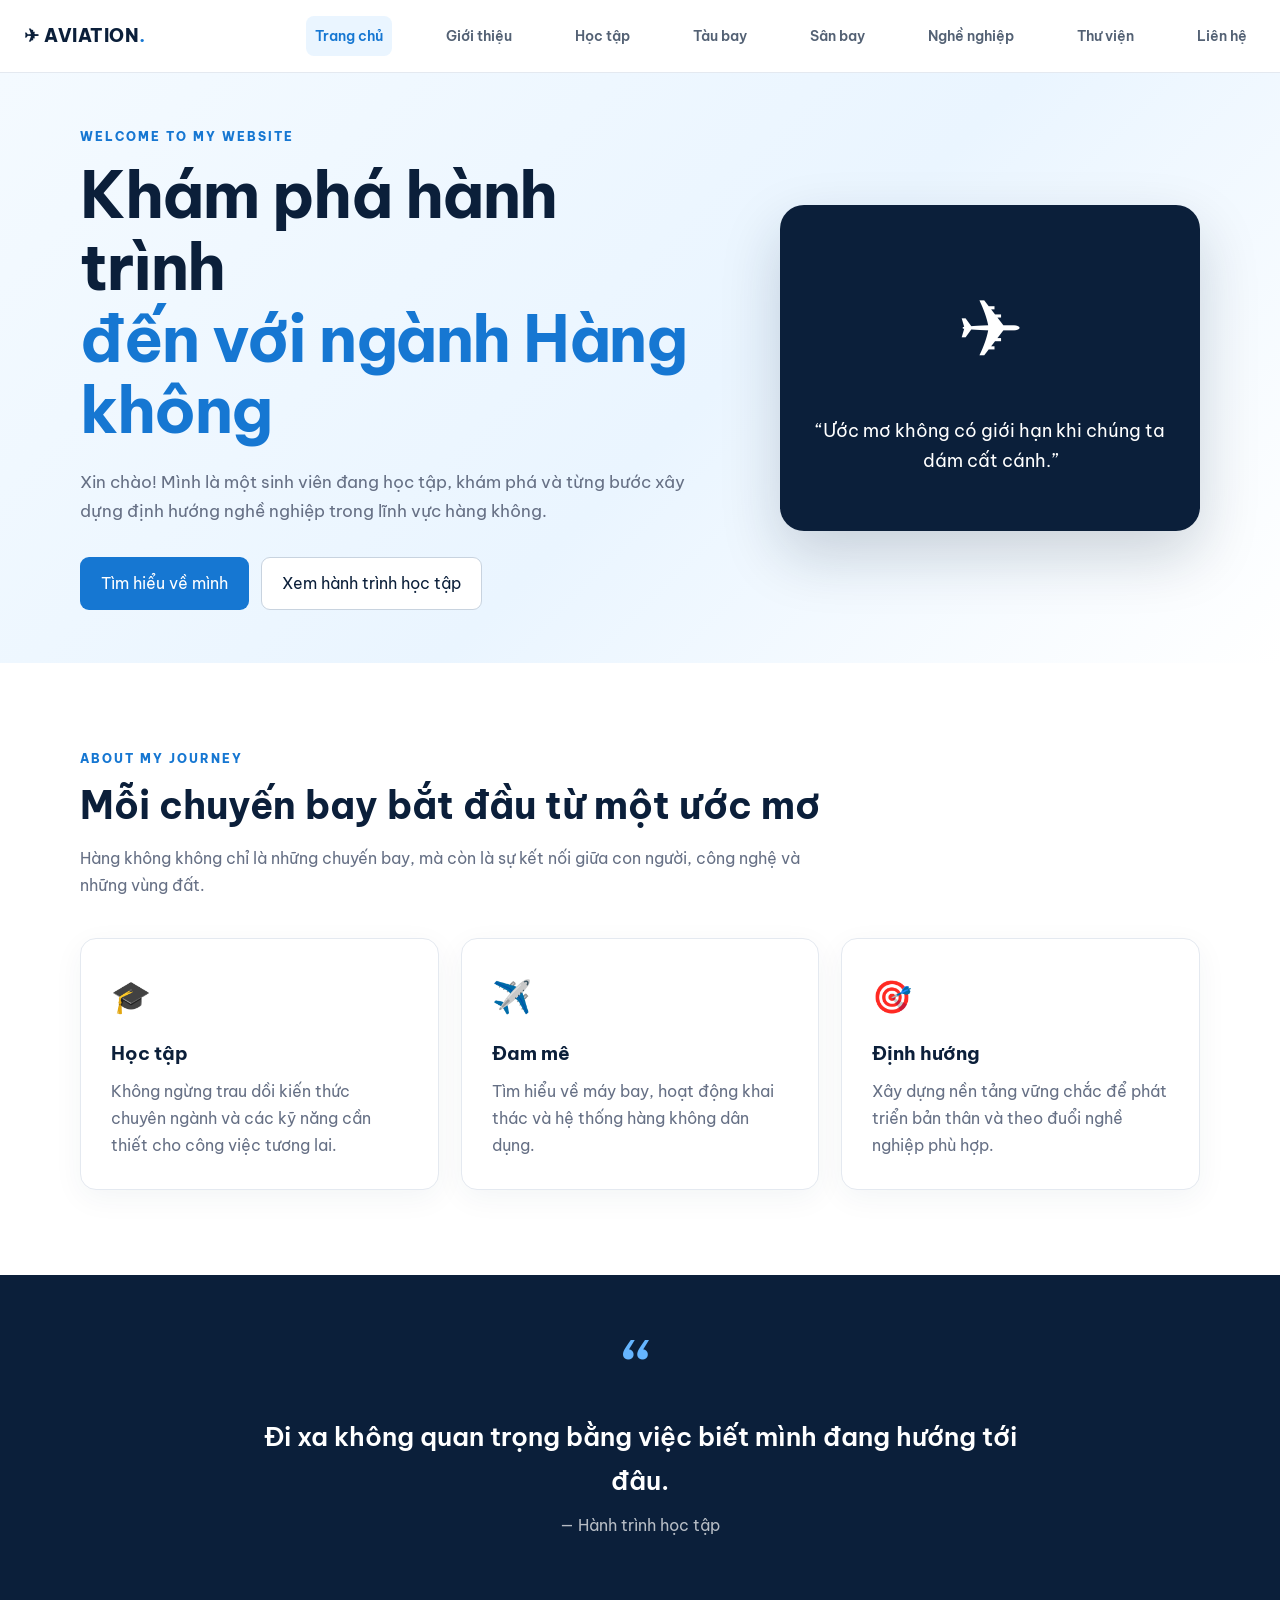
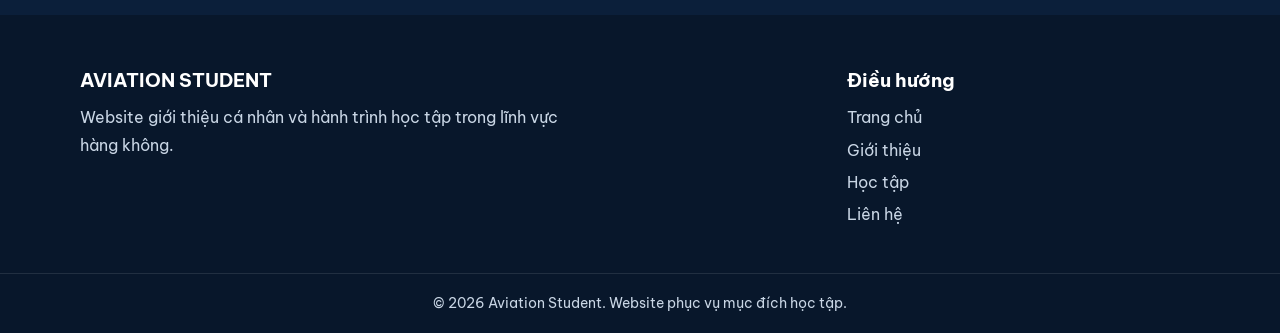
<file: index.html>
<!DOCTYPE html>
<html lang="vi">
<head>
    <meta charset="UTF-8">
    <meta name="viewport" content="width=device-width, initial-scale=1.0">
    <meta name="description" content="Website cá nhân của sinh viên ngành Hàng không">
    <title>Trang chủ | Aviation Student</title>
    <link rel="stylesheet" href="css/style.css?v=20261003-6">
</head>
<body>
<header class="site-header">
    <div class="container nav-wrap">
        <a class="logo" href="index.html">✈ AVIATION<span>.</span></a>
        <nav class="nav">
            <a class="active" href="index.html">Trang chủ</a>
            <a class="" href="about.html">Giới thiệu</a>
            <a class="" href="study.html">Học tập</a>
            <a class="" href="aircraft.html">Tàu bay</a>
            <a class="" href="airport.html">Sân bay</a>
            <a class="" href="careers.html">Nghề nghiệp</a>
            <a class="" href="gallery.html">Thư viện</a>
            <a class="" href="contact.html">Liên hệ</a>
        </nav>
    </div>
</header>

<main>

<section class="hero">
    <div class="container hero-content">
        <div class="hero-text">
            <p class="eyebrow">WELCOME TO MY WEBSITE</p>
            <h1>Khám phá hành trình<br><span>đến với ngành Hàng không</span></h1>
            <p class="lead">Xin chào! Mình là một sinh viên đang học tập, khám phá và từng bước xây dựng định hướng nghề nghiệp trong lĩnh vực hàng không.</p>
            <div class="hero-actions">
                <a class="btn btn-primary" href="about.html">Tìm hiểu về mình</a>
                <a class="btn btn-outline" href="study.html">Xem hành trình học tập</a>
            </div>
        </div>
        <div class="hero-card">
            <div class="plane-icon">✈</div>
            <p>“Ước mơ không có giới hạn khi chúng ta dám cất cánh.”</p>
        </div>
    </div>
</section>

<section class="section">
    <div class="container">
        <div class="section-heading">
            <p class="eyebrow">ABOUT MY JOURNEY</p>
            <h2>Mỗi chuyến bay bắt đầu từ một ước mơ</h2>
            <p>Hàng không không chỉ là những chuyến bay, mà còn là sự kết nối giữa con người, công nghệ và những vùng đất.</p>
        </div>
        <div class="cards three">
            <article class="card">
                <div class="card-icon">🎓</div>
                <h3>Học tập</h3>
                <p>Không ngừng trau dồi kiến thức chuyên ngành và các kỹ năng cần thiết cho công việc tương lai.</p>
            </article>
            <article class="card">
                <div class="card-icon">✈️</div>
                <h3>Đam mê</h3>
                <p>Tìm hiểu về máy bay, hoạt động khai thác và hệ thống hàng không dân dụng.</p>
            </article>
            <article class="card">
                <div class="card-icon">🎯</div>
                <h3>Định hướng</h3>
                <p>Xây dựng nền tảng vững chắc để phát triển bản thân và theo đuổi nghề nghiệp phù hợp.</p>
            </article>
        </div>
    </div>
</section>

<section class="quote-section">
    <div class="container quote">
        <div class="quote-mark">“</div>
        <blockquote>Đi xa không quan trọng bằng việc biết mình đang hướng tới đâu.</blockquote>
        <p>— Hành trình học tập</p>
    </div>
</section>

</main>

<footer class="footer">
    <div class="container footer-grid">
        <div>
            <h3>AVIATION STUDENT</h3>
            <p>Website giới thiệu cá nhân và hành trình học tập trong lĩnh vực hàng không.</p>
        </div>
        <div>
            <h3>Điều hướng</h3>
            <a href="index.html">Trang chủ</a>
            <a href="about.html">Giới thiệu</a>
            <a href="study.html">Học tập</a>
            <a href="contact.html">Liên hệ</a>
        </div>
    </div>
    <div class="copyright">© 2026 Aviation Student. Website phục vụ mục đích học tập.</div>
</footer>
</body>
</html>
</file>
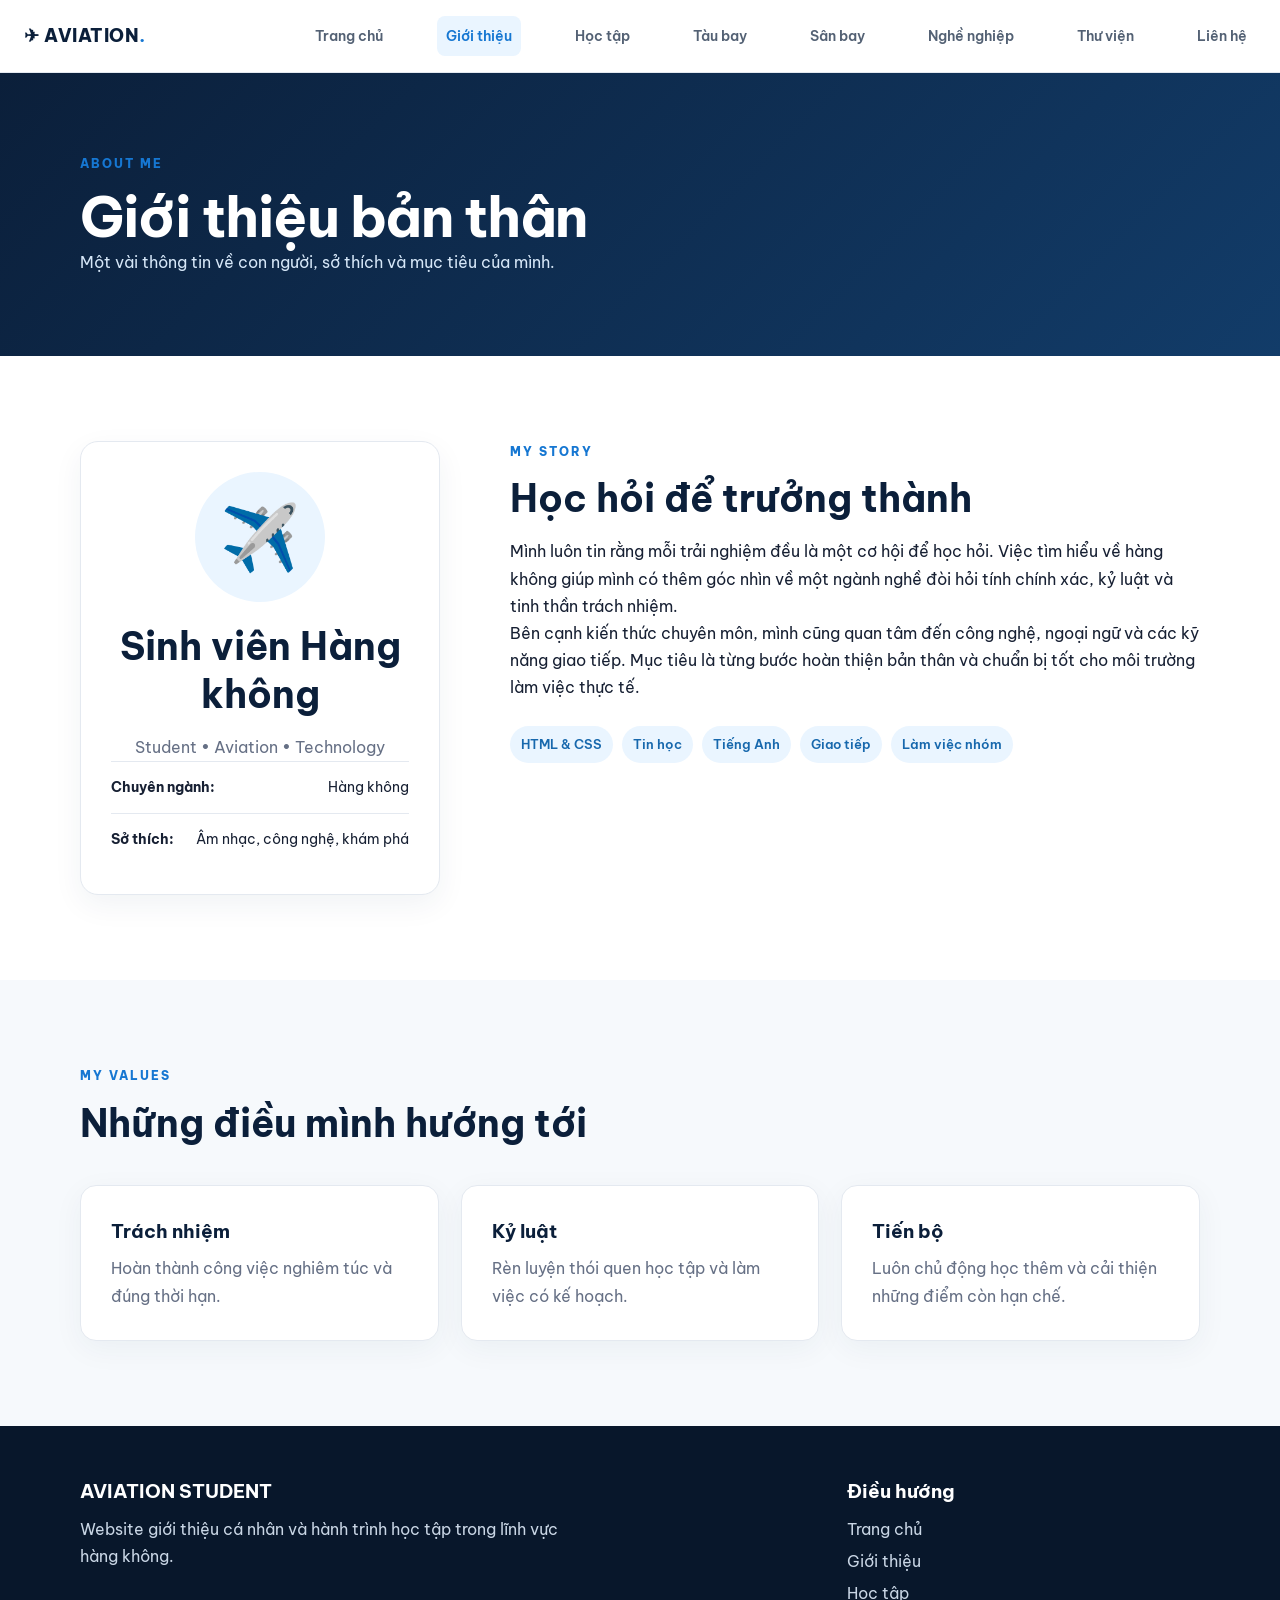
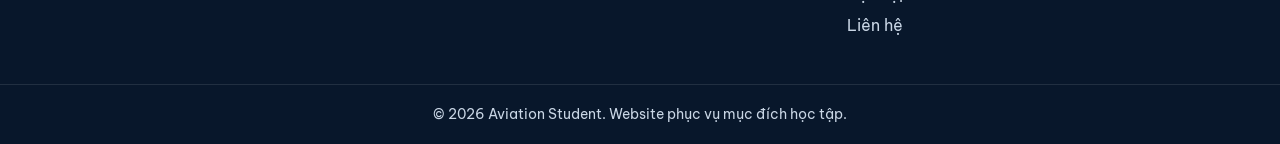
<file: about.html>
<!DOCTYPE html>
<html lang="vi">
<head>
    <meta charset="UTF-8">
    <meta name="viewport" content="width=device-width, initial-scale=1.0">
    <meta name="description" content="Website cá nhân của sinh viên ngành Hàng không">
    <title>Giới thiệu | Aviation Student</title>
    <link rel="stylesheet" href="css/style.css?v=20261003-6">
</head>
<body>
<header class="site-header">
    <div class="container nav-wrap">
        <a class="logo" href="index.html">✈ AVIATION<span>.</span></a>
        <nav class="nav">
            <a class="" href="index.html">Trang chủ</a>
            <a class="active" href="about.html">Giới thiệu</a>
            <a class="" href="study.html">Học tập</a>
            <a class="" href="aircraft.html">Tàu bay</a>
            <a class="" href="airport.html">Sân bay</a>
            <a class="" href="careers.html">Nghề nghiệp</a>
            <a class="" href="gallery.html">Thư viện</a>
            <a class="" href="contact.html">Liên hệ</a>
        </nav>
    </div>
</header>

<main>

<section class="page-banner">
    <div class="container">
        <p class="eyebrow">ABOUT ME</p>
        <h1>Giới thiệu bản thân</h1>
        <p>Một vài thông tin về con người, sở thích và mục tiêu của mình.</p>
    </div>
</section>

<section class="section">
    <div class="container about-grid">
        <div class="profile-card">
            <div class="avatar">✈️</div>
            <h2>Sinh viên Hàng không</h2>
            <p class="muted">Student • Aviation • Technology</p>
            <div class="profile-line"><strong>Chuyên ngành:</strong><span>Hàng không</span></div>
            <div class="profile-line"><strong>Sở thích:</strong><span>Âm nhạc, công nghệ, khám phá</span></div>
        </div>
        <div>
            <p class="eyebrow">MY STORY</p>
            <h2>Học hỏi để trưởng thành</h2>
            <p>Mình luôn tin rằng mỗi trải nghiệm đều là một cơ hội để học hỏi. Việc tìm hiểu về hàng không giúp mình có thêm góc nhìn về một ngành nghề đòi hỏi tính chính xác, kỷ luật và tinh thần trách nhiệm.</p>
            <p>Bên cạnh kiến thức chuyên môn, mình cũng quan tâm đến công nghệ, ngoại ngữ và các kỹ năng giao tiếp. Mục tiêu là từng bước hoàn thiện bản thân và chuẩn bị tốt cho môi trường làm việc thực tế.</p>
            <div class="skills">
                <span>HTML & CSS</span><span>Tin học</span><span>Tiếng Anh</span><span>Giao tiếp</span><span>Làm việc nhóm</span>
            </div>
        </div>
    </div>
</section>

<section class="section light">
    <div class="container">
        <div class="section-heading">
            <p class="eyebrow">MY VALUES</p>
            <h2>Những điều mình hướng tới</h2>
        </div>
        <div class="cards three">
            <article class="card"><h3>Trách nhiệm</h3><p>Hoàn thành công việc nghiêm túc và đúng thời hạn.</p></article>
            <article class="card"><h3>Kỷ luật</h3><p>Rèn luyện thói quen học tập và làm việc có kế hoạch.</p></article>
            <article class="card"><h3>Tiến bộ</h3><p>Luôn chủ động học thêm và cải thiện những điểm còn hạn chế.</p></article>
        </div>
    </div>
</section>

</main>

<footer class="footer">
    <div class="container footer-grid">
        <div>
            <h3>AVIATION STUDENT</h3>
            <p>Website giới thiệu cá nhân và hành trình học tập trong lĩnh vực hàng không.</p>
        </div>
        <div>
            <h3>Điều hướng</h3>
            <a href="index.html">Trang chủ</a>
            <a href="about.html">Giới thiệu</a>
            <a href="study.html">Học tập</a>
            <a href="contact.html">Liên hệ</a>
        </div>
    </div>
    <div class="copyright">© 2026 Aviation Student. Website phục vụ mục đích học tập.</div>
</footer>
</body>
</html>
</file>
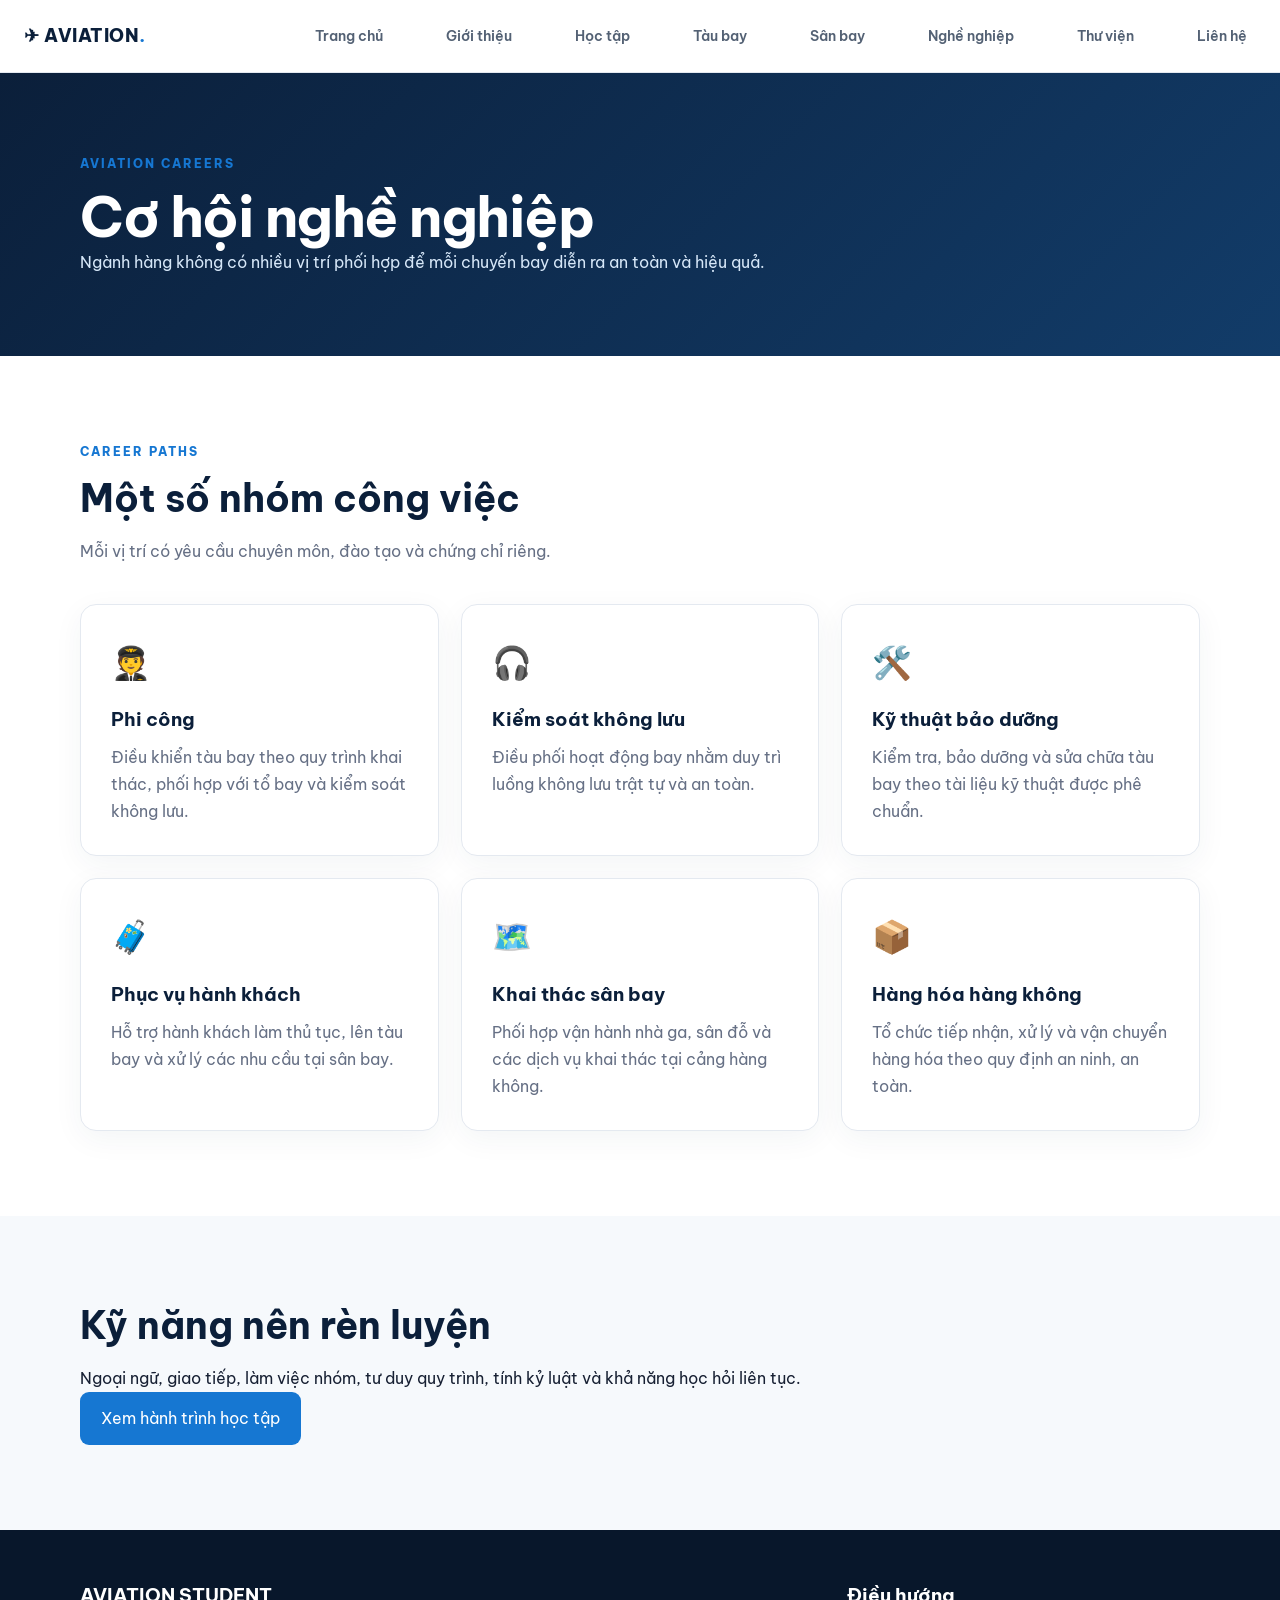
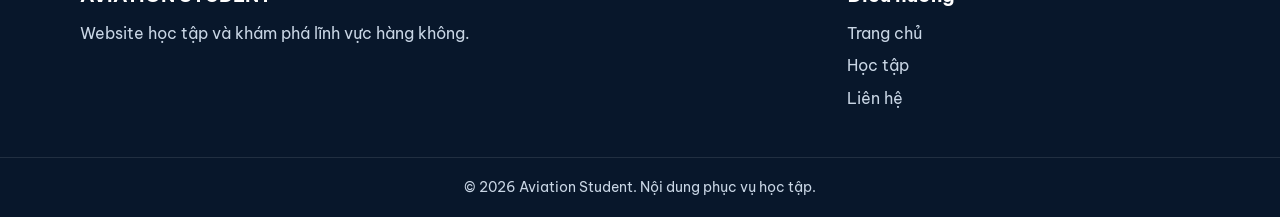
<file: careers.html>
<!DOCTYPE html>
<html lang="vi"><head><meta charset="UTF-8"><meta name="viewport" content="width=device-width, initial-scale=1.0"><meta name="description" content="Tìm hiểu các nhóm nghề nghiệp trong ngành hàng không."><title>Nghề nghiệp | Aviation Student</title><link rel="stylesheet" href="css/style.css?v=20261003-6"></head><body>
<header class="site-header"><div class="container nav-wrap"><a class="logo" href="index.html">✈ AVIATION<span>.</span></a><nav class="nav"><a href="index.html">Trang chủ</a><a href="about.html">Giới thiệu</a><a href="study.html">Học tập</a><a href="aircraft.html">Tàu bay</a><a href="airport.html">Sân bay</a><a href="careers.html">Nghề nghiệp</a><a href="gallery.html">Thư viện</a><a href="contact.html">Liên hệ</a></nav></div></header>
<main><section class="page-banner"><div class="container"><p class="eyebrow">AVIATION CAREERS</p><h1>Cơ hội nghề nghiệp</h1><p>Ngành hàng không có nhiều vị trí phối hợp để mỗi chuyến bay diễn ra an toàn và hiệu quả.</p></div></section>
<section class="section"><div class="container"><div class="section-heading"><p class="eyebrow">CAREER PATHS</p><h2>Một số nhóm công việc</h2><p>Mỗi vị trí có yêu cầu chuyên môn, đào tạo và chứng chỉ riêng.</p></div><div class="cards three"><article class="card"><div class="card-icon">🧑‍✈️</div><h3>Phi công</h3><p>Điều khiển tàu bay theo quy trình khai thác, phối hợp với tổ bay và kiểm soát không lưu.</p></article><article class="card"><div class="card-icon">🎧</div><h3>Kiểm soát không lưu</h3><p>Điều phối hoạt động bay nhằm duy trì luồng không lưu trật tự và an toàn.</p></article><article class="card"><div class="card-icon">🛠️</div><h3>Kỹ thuật bảo dưỡng</h3><p>Kiểm tra, bảo dưỡng và sửa chữa tàu bay theo tài liệu kỹ thuật được phê chuẩn.</p></article><article class="card"><div class="card-icon">🧳</div><h3>Phục vụ hành khách</h3><p>Hỗ trợ hành khách làm thủ tục, lên tàu bay và xử lý các nhu cầu tại sân bay.</p></article><article class="card"><div class="card-icon">🗺️</div><h3>Khai thác sân bay</h3><p>Phối hợp vận hành nhà ga, sân đỗ và các dịch vụ khai thác tại cảng hàng không.</p></article><article class="card"><div class="card-icon">📦</div><h3>Hàng hóa hàng không</h3><p>Tổ chức tiếp nhận, xử lý và vận chuyển hàng hóa theo quy định an ninh, an toàn.</p></article></div></div></section>
<section class="section light"><div class="container"><h2>Kỹ năng nên rèn luyện</h2><p>Ngoại ngữ, giao tiếp, làm việc nhóm, tư duy quy trình, tính kỷ luật và khả năng học hỏi liên tục.</p><a class="btn btn-primary" href="study.html">Xem hành trình học tập</a></div></section></main>
<footer class="footer"><div class="container footer-grid"><div><h3>AVIATION STUDENT</h3><p>Website học tập và khám phá lĩnh vực hàng không.</p></div><div><h3>Điều hướng</h3><a href="index.html">Trang chủ</a><a href="study.html">Học tập</a><a href="contact.html">Liên hệ</a></div></div><div class="copyright">© 2026 Aviation Student. Nội dung phục vụ học tập.</div></footer></body></html>
</file>
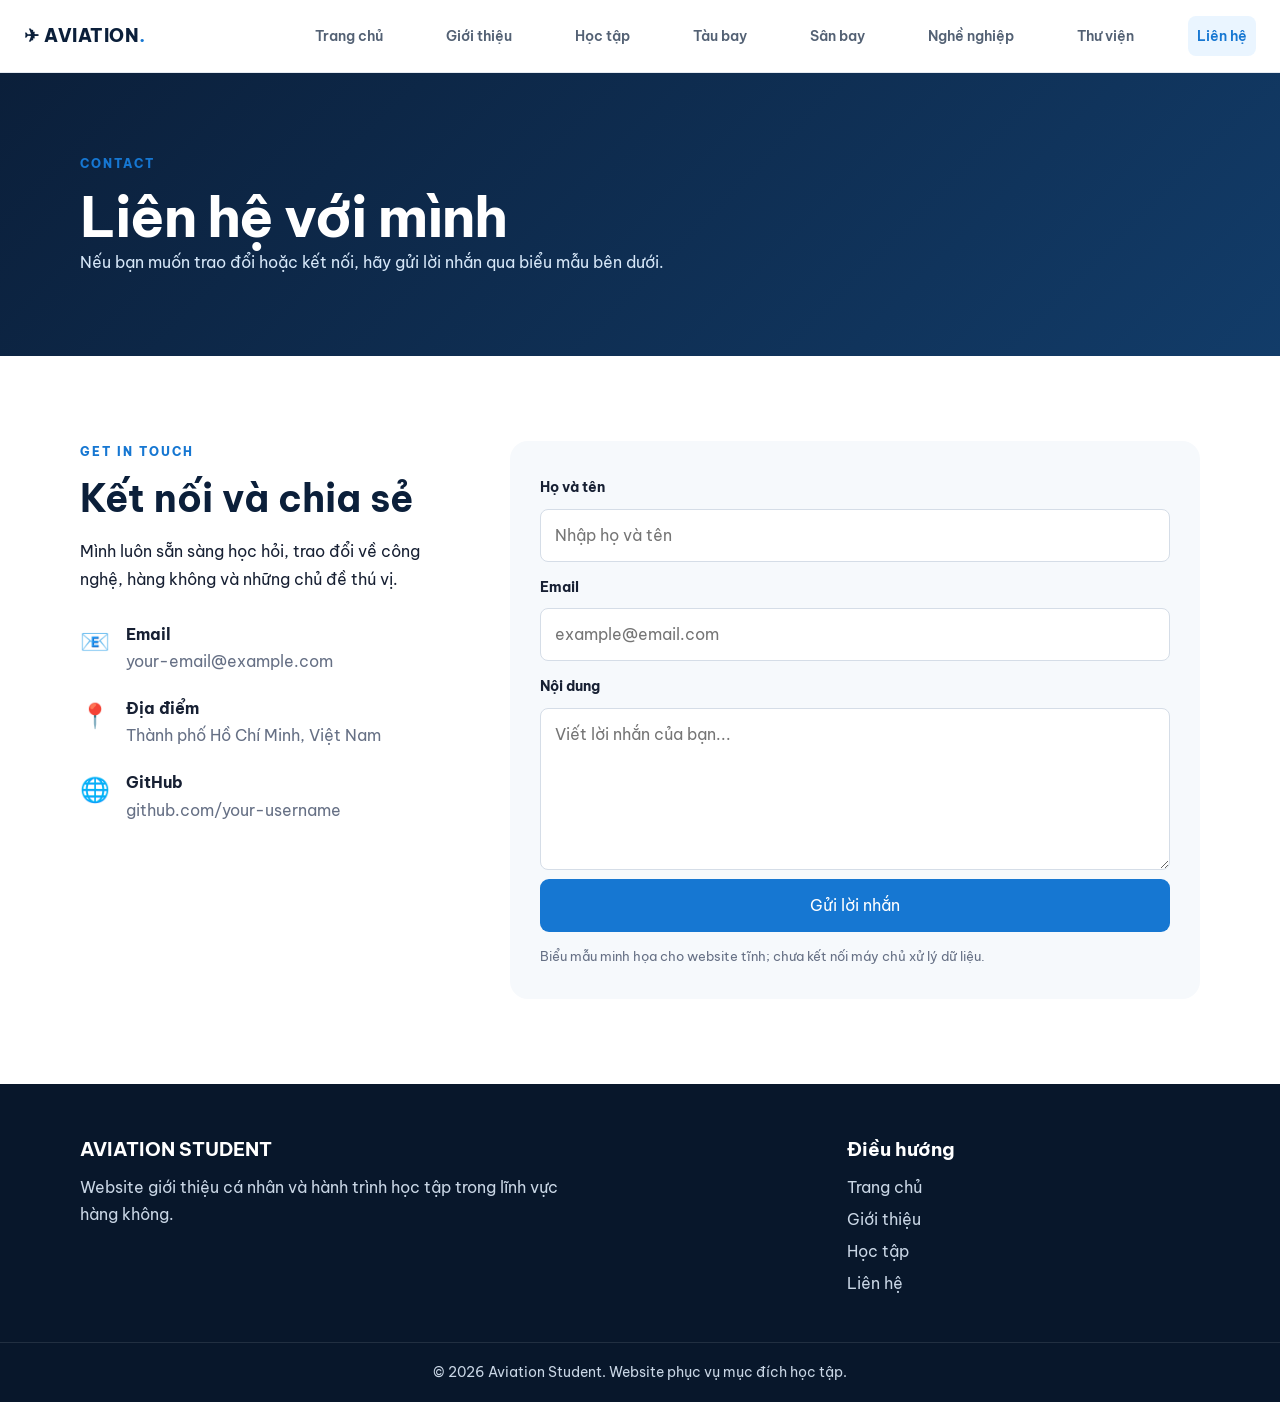
<file: contact.html>
<!DOCTYPE html>
<html lang="vi">
<head>
    <meta charset="UTF-8">
    <meta name="viewport" content="width=device-width, initial-scale=1.0">
    <meta name="description" content="Website cá nhân của sinh viên ngành Hàng không">
    <title>Liên hệ | Aviation Student</title>
    <link rel="stylesheet" href="css/style.css?v=20261003-6">
</head>
<body>
<header class="site-header">
    <div class="container nav-wrap">
        <a class="logo" href="index.html">✈ AVIATION<span>.</span></a>
        <nav class="nav">
            <a href="index.html">Trang chủ</a>
            <a href="about.html">Giới thiệu</a>
            <a href="study.html">Học tập</a>
            <a href="aircraft.html">Tàu bay</a>
            <a href="airport.html">Sân bay</a>
            <a href="careers.html">Nghề nghiệp</a>
            <a href="gallery.html">Thư viện</a>
            <a class="active" href="contact.html">Liên hệ</a>
        </nav>
    </div>
</header>

<main>

<section class="page-banner">
    <div class="container">
        <p class="eyebrow">CONTACT</p>
        <h1>Liên hệ với mình</h1>
        <p>Nếu bạn muốn trao đổi hoặc kết nối, hãy gửi lời nhắn qua biểu mẫu bên dưới.</p>
    </div>
</section>

<section class="section">
    <div class="container contact-grid">
        <div>
            <p class="eyebrow">GET IN TOUCH</p>
            <h2>Kết nối và chia sẻ</h2>
            <p>Mình luôn sẵn sàng học hỏi, trao đổi về công nghệ, hàng không và những chủ đề thú vị.</p>
            <div class="contact-list">
                <div><span>📧</span><div><strong>Email</strong><p>your-email@example.com</p></div></div>
                <div><span>📍</span><div><strong>Địa điểm</strong><p>Thành phố Hồ Chí Minh, Việt Nam</p></div></div>
                <div><span>🌐</span><div><strong>GitHub</strong><p>github.com/your-username</p></div></div>
            </div>
        </div>
        <form class="contact-form" onsubmit="return false;">
            <label for="name">Họ và tên</label>
            <input id="name" type="text" placeholder="Nhập họ và tên">
            <label for="email">Email</label>
            <input id="email" type="email" placeholder="example@email.com">
            <label for="message">Nội dung</label>
            <textarea id="message" rows="5" placeholder="Viết lời nhắn của bạn..."></textarea>
            <button class="btn btn-primary" type="submit">Gửi lời nhắn</button>
            <small>Biểu mẫu minh họa cho website tĩnh; chưa kết nối máy chủ xử lý dữ liệu.</small>
        </form>
    </div>
</section>

</main>

<footer class="footer">
    <div class="container footer-grid">
        <div>
            <h3>AVIATION STUDENT</h3>
            <p>Website giới thiệu cá nhân và hành trình học tập trong lĩnh vực hàng không.</p>
        </div>
        <div>
            <h3>Điều hướng</h3>
            <a href="index.html">Trang chủ</a>
            <a href="about.html">Giới thiệu</a>
            <a href="study.html">Học tập</a>
            <a href="contact.html">Liên hệ</a>
        </div>
    </div>
    <div class="copyright">© 2026 Aviation Student. Website phục vụ mục đích học tập.</div>
</footer>
</body>
</html>
</file>
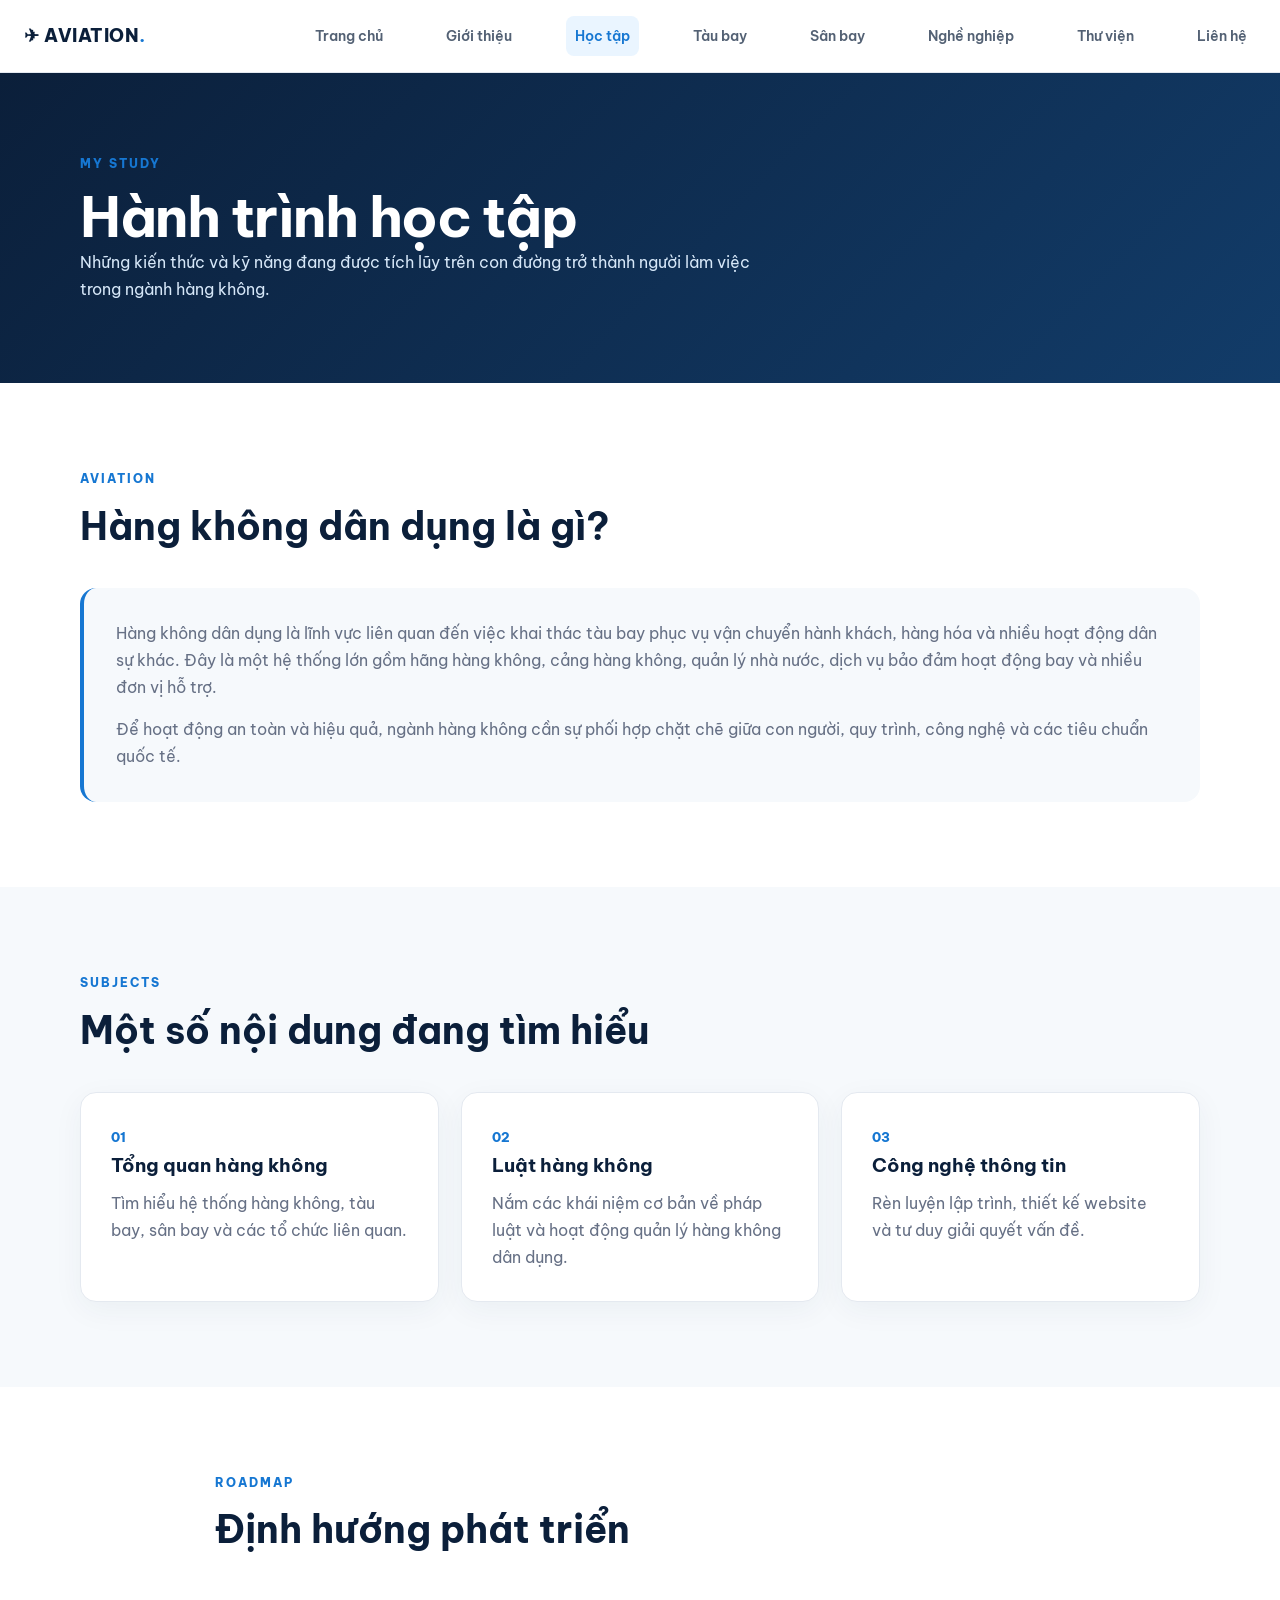
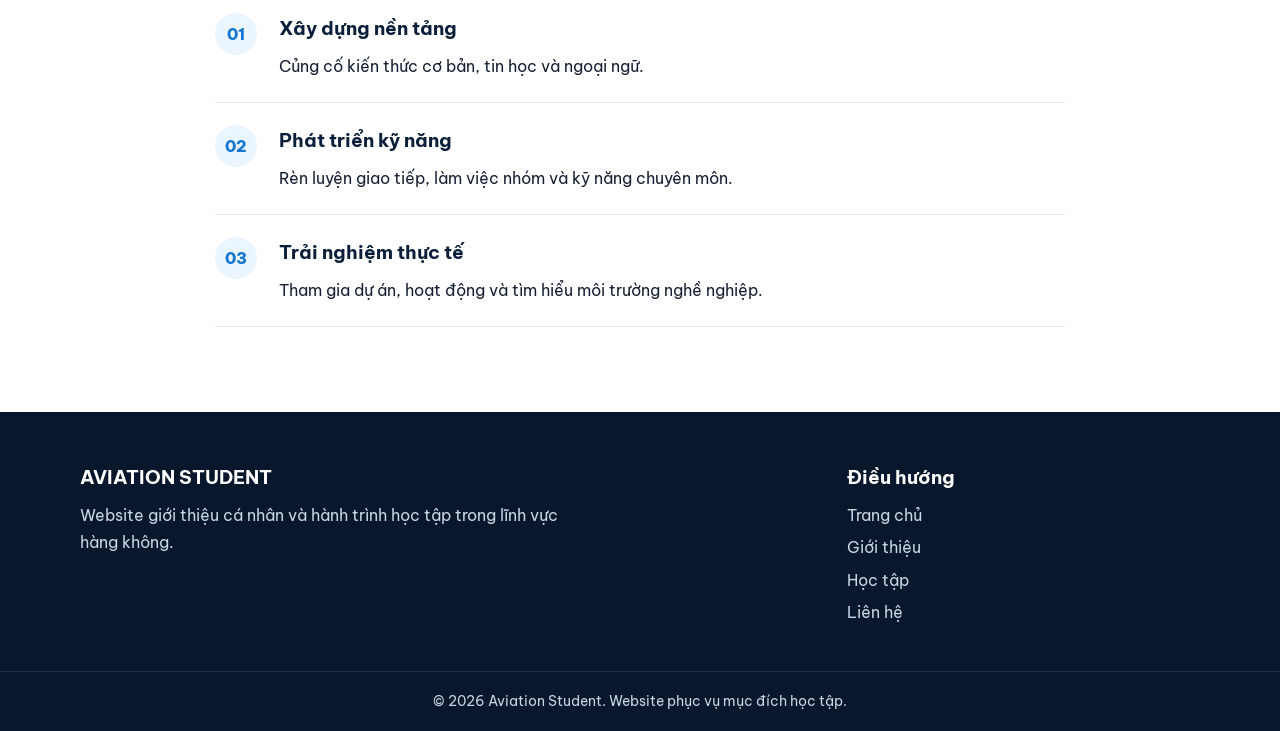
<file: study.html>
<!DOCTYPE html>
<html lang="vi">
<head>
    <meta charset="UTF-8">
    <meta name="viewport" content="width=device-width, initial-scale=1.0">
    <meta name="description" content="Website cá nhân của sinh viên ngành Hàng không">
    <title>Học tập | Aviation Student</title>
    <link rel="stylesheet" href="css/style.css?v=20261003-6">
</head>
<body>
<header class="site-header">
    <div class="container nav-wrap">
        <a class="logo" href="index.html">✈ AVIATION<span>.</span></a>
        <nav class="nav">
            <a href="index.html">Trang chủ</a>
            <a href="about.html">Giới thiệu</a>
            <a class="active" href="study.html">Học tập</a>
            <a href="aircraft.html">Tàu bay</a>
            <a href="airport.html">Sân bay</a>
            <a href="careers.html">Nghề nghiệp</a>
            <a href="gallery.html">Thư viện</a>
            <a href="contact.html">Liên hệ</a>
        </nav>
    </div>
</header>

<main>

<section class="page-banner">
    <div class="container">
        <p class="eyebrow">MY STUDY</p>
        <h1>Hành trình học tập</h1>
        <p>Những kiến thức và kỹ năng đang được tích lũy trên con đường trở thành người làm việc trong ngành hàng không.</p>
    </div>
</section>

<section class="section">
    <div class="container">
        <div class="section-heading">
            <p class="eyebrow">AVIATION</p>
            <h2>Hàng không dân dụng là gì?</h2>
        </div>
        <div class="content-box">
            <p>Hàng không dân dụng là lĩnh vực liên quan đến việc khai thác tàu bay phục vụ vận chuyển hành khách, hàng hóa và nhiều hoạt động dân sự khác. Đây là một hệ thống lớn gồm hãng hàng không, cảng hàng không, quản lý nhà nước, dịch vụ bảo đảm hoạt động bay và nhiều đơn vị hỗ trợ.</p>
            <p>Để hoạt động an toàn và hiệu quả, ngành hàng không cần sự phối hợp chặt chẽ giữa con người, quy trình, công nghệ và các tiêu chuẩn quốc tế.</p>
        </div>
    </div>
</section>

<section class="section light">
    <div class="container">
        <div class="section-heading">
            <p class="eyebrow">SUBJECTS</p>
            <h2>Một số nội dung đang tìm hiểu</h2>
        </div>
        <div class="cards three">
            <article class="card subject"><span>01</span><h3>Tổng quan hàng không</h3><p>Tìm hiểu hệ thống hàng không, tàu bay, sân bay và các tổ chức liên quan.</p></article>
            <article class="card subject"><span>02</span><h3>Luật hàng không</h3><p>Nắm các khái niệm cơ bản về pháp luật và hoạt động quản lý hàng không dân dụng.</p></article>
            <article class="card subject"><span>03</span><h3>Công nghệ thông tin</h3><p>Rèn luyện lập trình, thiết kế website và tư duy giải quyết vấn đề.</p></article>
        </div>
    </div>
</section>

<section class="section">
    <div class="container timeline">
        <div class="section-heading">
            <p class="eyebrow">ROADMAP</p>
            <h2>Định hướng phát triển</h2>
        </div>
        <div class="timeline-item"><span>01</span><div><h3>Xây dựng nền tảng</h3><p>Củng cố kiến thức cơ bản, tin học và ngoại ngữ.</p></div></div>
        <div class="timeline-item"><span>02</span><div><h3>Phát triển kỹ năng</h3><p>Rèn luyện giao tiếp, làm việc nhóm và kỹ năng chuyên môn.</p></div></div>
        <div class="timeline-item"><span>03</span><div><h3>Trải nghiệm thực tế</h3><p>Tham gia dự án, hoạt động và tìm hiểu môi trường nghề nghiệp.</p></div></div>
    </div>
</section>

</main>

<footer class="footer">
    <div class="container footer-grid">
        <div>
            <h3>AVIATION STUDENT</h3>
            <p>Website giới thiệu cá nhân và hành trình học tập trong lĩnh vực hàng không.</p>
        </div>
        <div>
            <h3>Điều hướng</h3>
            <a href="index.html">Trang chủ</a>
            <a href="about.html">Giới thiệu</a>
            <a href="study.html">Học tập</a>
            <a href="contact.html">Liên hệ</a>
        </div>
    </div>
    <div class="copyright">© 2026 Aviation Student. Website phục vụ mục đích học tập.</div>
</footer>
</body>
</html>
</file>
<file: css/style.css>
@import url('https://fonts.googleapis.com/css2?family=Be+Vietnam+Pro:wght@400;500;600;700;800&display=swap');

:root{
    --navy:#0b1f3a; --blue:#1677d2; --sky:#eaf5ff; --text:#172033;
    --muted:#667085; --white:#fff; --border:#e4e9f0; --light:#f6f9fc;
}
*{box-sizing:border-box;margin:0;padding:0}
html{scroll-behavior:smooth}
body{font-family:'Be Vietnam Pro',Arial,sans-serif;color:var(--text);line-height:1.7;background:#fff}
a{text-decoration:none;color:inherit}
.container{width:min(1120px,92%);margin:auto}
.site-header{position:sticky;top:0;z-index:20;background:rgba(255,255,255,.96);border-bottom:1px solid var(--border);backdrop-filter:blur(10px)}
.nav-wrap{height:72px;display:flex;align-items:center;justify-content:space-between}
.logo{font-weight:800;letter-spacing:.5px;color:var(--navy);font-size:1.1rem}
.logo span{color:var(--blue)}
.nav{display:flex;gap:8px}
.nav a{padding:10px 15px;border-radius:8px;font-weight:600;color:#536174}
.nav a:hover,.nav a.active{background:var(--sky);color:var(--blue)}
.hero{background:linear-gradient(135deg,#f4faff 0%,#eaf5ff 55%,#fff 100%);min-height:590px;display:flex;align-items:center}
.hero-content{display:grid;grid-template-columns:1.5fr 1fr;gap:70px;align-items:center}
.eyebrow{font-size:.78rem;font-weight:800;letter-spacing:2px;color:var(--blue);margin-bottom:12px}
h1{font-size:clamp(2.2rem,5vw,4.2rem);line-height:1.12;letter-spacing:-1.5px;color:var(--navy)}
h1 span{color:var(--blue)}
h2{font-size:clamp(1.7rem,3vw,2.5rem);line-height:1.25;color:var(--navy);margin-bottom:16px}
h3{color:var(--navy);margin-bottom:8px}
.lead{font-size:1.08rem;color:var(--muted);max-width:650px;margin:22px 0 30px}
.hero-actions{display:flex;gap:12px;flex-wrap:wrap}
.btn{display:inline-block;padding:12px 20px;border-radius:9px;border:1px solid transparent;font-weight:700;cursor:pointer;font:inherit}
.btn-primary{background:var(--blue);color:#fff}.btn-primary:hover{background:#0e62b2}
.btn-outline{border-color:#c8d3df;color:var(--navy);background:#fff}.btn-outline:hover{border-color:var(--blue);color:var(--blue)}
.hero-card{background:var(--navy);color:#fff;border-radius:24px;padding:55px 35px;text-align:center;box-shadow:0 25px 60px rgba(11,31,58,.18)}
.plane-icon{font-size:5rem;margin-bottom:20px}
.hero-card p{font-size:1.1rem}
.section{padding:85px 0}
.section.light{background:var(--light)}
.section-heading{max-width:760px;margin-bottom:38px}
.section-heading>p:last-child{color:var(--muted)}
.cards{display:grid;gap:22px}.cards.three{grid-template-columns:repeat(3,1fr)}
.card{padding:30px;background:#fff;border:1px solid var(--border);border-radius:16px;box-shadow:0 8px 30px rgba(20,50,80,.05)}
.card p,.content-box p{color:var(--muted)}
.card-icon{font-size:2rem;margin-bottom:15px}.subject>span{color:var(--blue);font-weight:800;font-size:.8rem}
.quote-section{padding:75px 0;background:var(--navy);color:#fff}
.quote{text-align:center;max-width:800px}.quote-mark{font-size:5rem;line-height:.5;color:#65b5ff}
blockquote{font-size:1.6rem;font-weight:600;margin:25px 0 10px}.quote p{opacity:.7}
.page-banner{padding:80px 0;background:linear-gradient(135deg,#0b1f3a,#123c69);color:#fff}
.page-banner h1{color:#fff;font-size:clamp(2.2rem,5vw,3.5rem)}.page-banner>div>p:last-child{color:#d6e7f8;max-width:700px}
.about-grid,.contact-grid{display:grid;grid-template-columns:360px 1fr;gap:70px;align-items:start}
.profile-card{border:1px solid var(--border);border-radius:18px;padding:30px;text-align:center;background:#fff;box-shadow:0 10px 30px rgba(20,50,80,.06)}
.avatar{width:130px;height:130px;margin:0 auto 20px;border-radius:50%;display:grid;place-items:center;background:var(--sky);font-size:4rem}
.muted{color:var(--muted)}
.profile-line{display:flex;justify-content:space-between;gap:15px;text-align:left;padding:13px 0;border-top:1px solid var(--border);font-size:.9rem}
.skills{display:flex;flex-wrap:wrap;gap:9px;margin-top:25px}.skills span{background:var(--sky);color:#1768ad;padding:7px 11px;border-radius:99px;font-size:.82rem;font-weight:600}
.content-box{background:var(--light);padding:32px;border-radius:16px;border-left:4px solid var(--blue)}.content-box p+p{margin-top:15px}
.timeline{max-width:850px}.timeline-item{display:flex;gap:22px;padding:22px 0;border-bottom:1px solid var(--border)}
.timeline-item>span{min-width:42px;height:42px;border-radius:50%;background:var(--sky);color:var(--blue);display:grid;place-items:center;font-weight:800}
.contact-list{margin-top:28px;display:grid;gap:20px}.contact-list>div{display:flex;gap:16px}.contact-list span{font-size:1.5rem}.contact-list p{color:var(--muted)}
.contact-form{background:var(--light);padding:30px;border-radius:18px;display:grid;gap:9px}
.contact-form label{font-weight:700;font-size:.9rem;margin-top:4px}
.contact-form input,.contact-form textarea{border:1px solid #d5dde7;border-radius:8px;padding:12px 14px;font:inherit;background:#fff;resize:vertical}
.contact-form input:focus,.contact-form textarea:focus{outline:2px solid #b7dcff;border-color:var(--blue)}
.contact-form small{color:var(--muted);margin-top:5px}
.footer{background:#08172b;color:#c9d6e5;padding:50px 0 0}.footer-grid{display:grid;grid-template-columns:2fr 1fr;gap:60px;padding-bottom:40px}.footer h3{color:#fff}.footer p{max-width:500px}.footer a{display:block;margin:5px 0;color:#c9d6e5}.footer a:hover{color:#fff}.copyright{text-align:center;border-top:1px solid rgba(255,255,255,.1);padding:18px;font-size:.85rem}
@media(max-width:800px){
    .nav-wrap{height:auto;min-height:70px;flex-direction:column;gap:8px;padding:12px 0}
    .nav{width:100%;justify-content:center;flex-wrap:wrap}.nav a{padding:7px 10px;font-size:.9rem}
    .hero{padding:70px 0}.hero-content{grid-template-columns:1fr;gap:35px}
    .hero-card{padding:35px}
    .cards.three{grid-template-columns:1fr}
    .section{padding:60px 0}
    .about-grid,.contact-grid{grid-template-columns:1fr;gap:35px}
    .page-banner{padding:60px 0}
    .footer-grid{grid-template-columns:1fr;gap:25px}
}
@media(max-width:450px){h1{font-size:2.2rem}.hero-actions .btn{width:100%;text-align:center}}

/* Responsive layout improvements */
.nav-wrap{gap:16px;min-height:72px;height:auto;padding-top:10px;padding-bottom:10px}
.nav{flex-wrap:wrap;justify-content:flex-end}
img{max-width:100%;height:auto}
.cards img{display:block}
@media(max-width:900px){
 .nav-wrap{align-items:flex-start;flex-direction:column}
 .nav{justify-content:flex-start;width:100%;gap:4px}
 .nav a{padding:7px 10px;font-size:.9rem}
 .hero-content,.about-grid{grid-template-columns:1fr;gap:28px}
 .cards.three{grid-template-columns:repeat(2,minmax(0,1fr))}
}
@media(max-width:600px){
 .container{width:min(100% - 32px,1120px)}
 .nav{display:grid;grid-template-columns:repeat(2,minmax(0,1fr));width:100%}
 .nav a{text-align:center;padding:8px 5px}
 .hero{padding:56px 0}
 .hero h1{font-size:clamp(2rem,9vw,3rem);line-height:1.2}
 .page-banner{padding:48px 0}
 .section{padding:48px 0}
 .section-heading h2{font-size:1.7rem}
 .cards.three{grid-template-columns:1fr}
 .footer-grid{grid-template-columns:1fr;gap:24px}
 .hero-actions{display:flex;flex-wrap:wrap;gap:10px}
 .btn{max-width:100%}
}

/* Final navigation fix: keep all eight links visible on wide screens */
@media(min-width:901px){
  .site-header .nav-wrap{
    width:min(1400px,90%);
    gap:0;
    justify-content:space-between;
  }
  .site-header .nav{
    display:flex;
    flex:1;
    min-width:0;
    margin-left:160px;
    justify-content:space-between;
    flex-wrap:nowrap;
    gap:0;
  }
  .site-header .nav a{
    white-space:nowrap;
    padding:8px 9px;
    font-size:.9rem;
  }
}
@media(max-width:900px){
  .site-header .nav{display:flex;flex-wrap:wrap;justify-content:flex-start}
}


/* Header alignment matching the requested reference */
@media (min-width: 901px) {
  .site-header .container.nav-wrap {
    width: min(1400px, 90%) !important;
    margin-left: auto !important;
    margin-right: auto !important;
    display: flex;
    justify-content: space-between;
    align-items: center;
  }
  .site-header .nav {
    flex: 1 1 auto;
    margin-left: 160px;
    display: flex;
    justify-content: space-between;
    gap: 0;
    flex-wrap: nowrap;
  }
  .site-header .nav a {
    padding: 8px 9px;
    white-space: nowrap;
  }
}

/* Reference header: centered 1400px content area on desktop */
@media screen and (min-width: 901px) {
  header.site-header .container.nav-wrap {
    width: 1400px !important;
    max-width: calc(100% - 48px) !important;
    margin-inline: auto !important;
    justify-content: space-between !important;
  }
  header.site-header .nav {
    flex: 1 1 auto !important;
    margin-left: 160px !important;
    justify-content: space-between !important;
    gap: 0 !important;
  }
}
</file>
